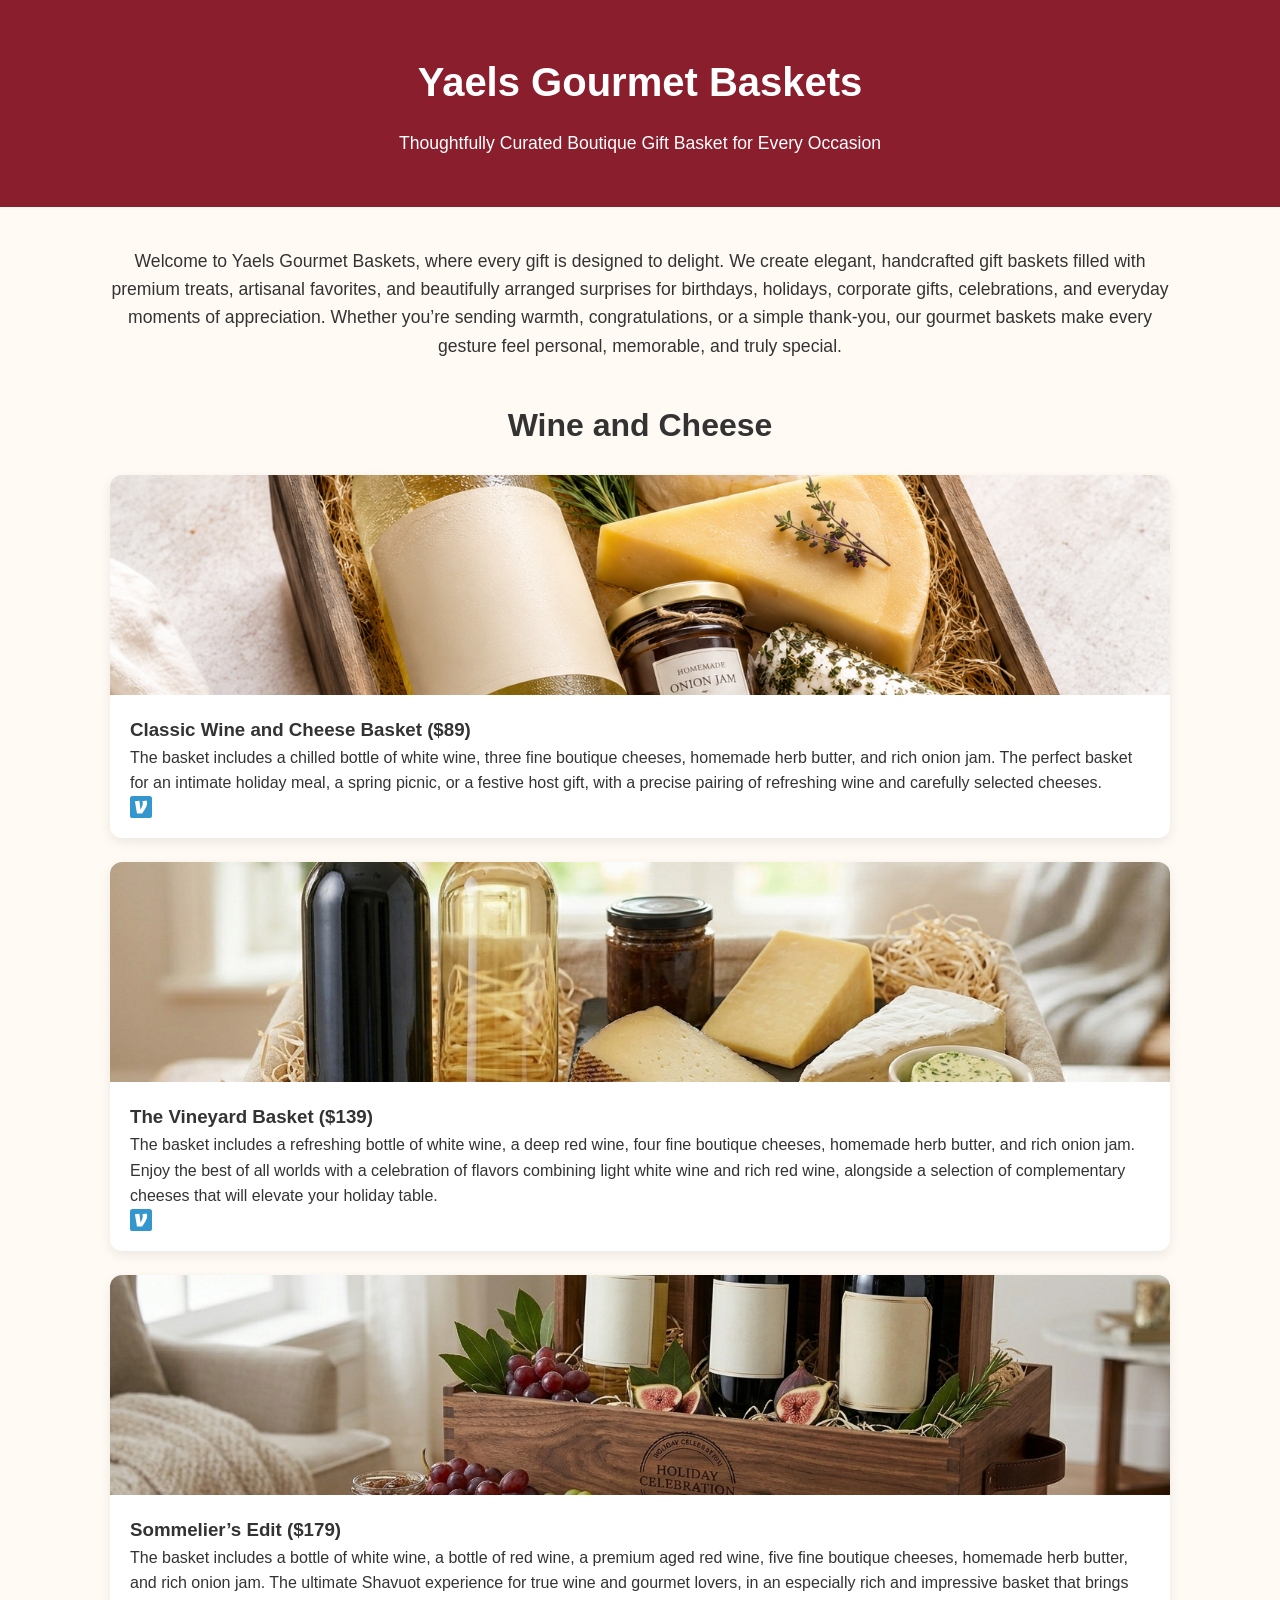
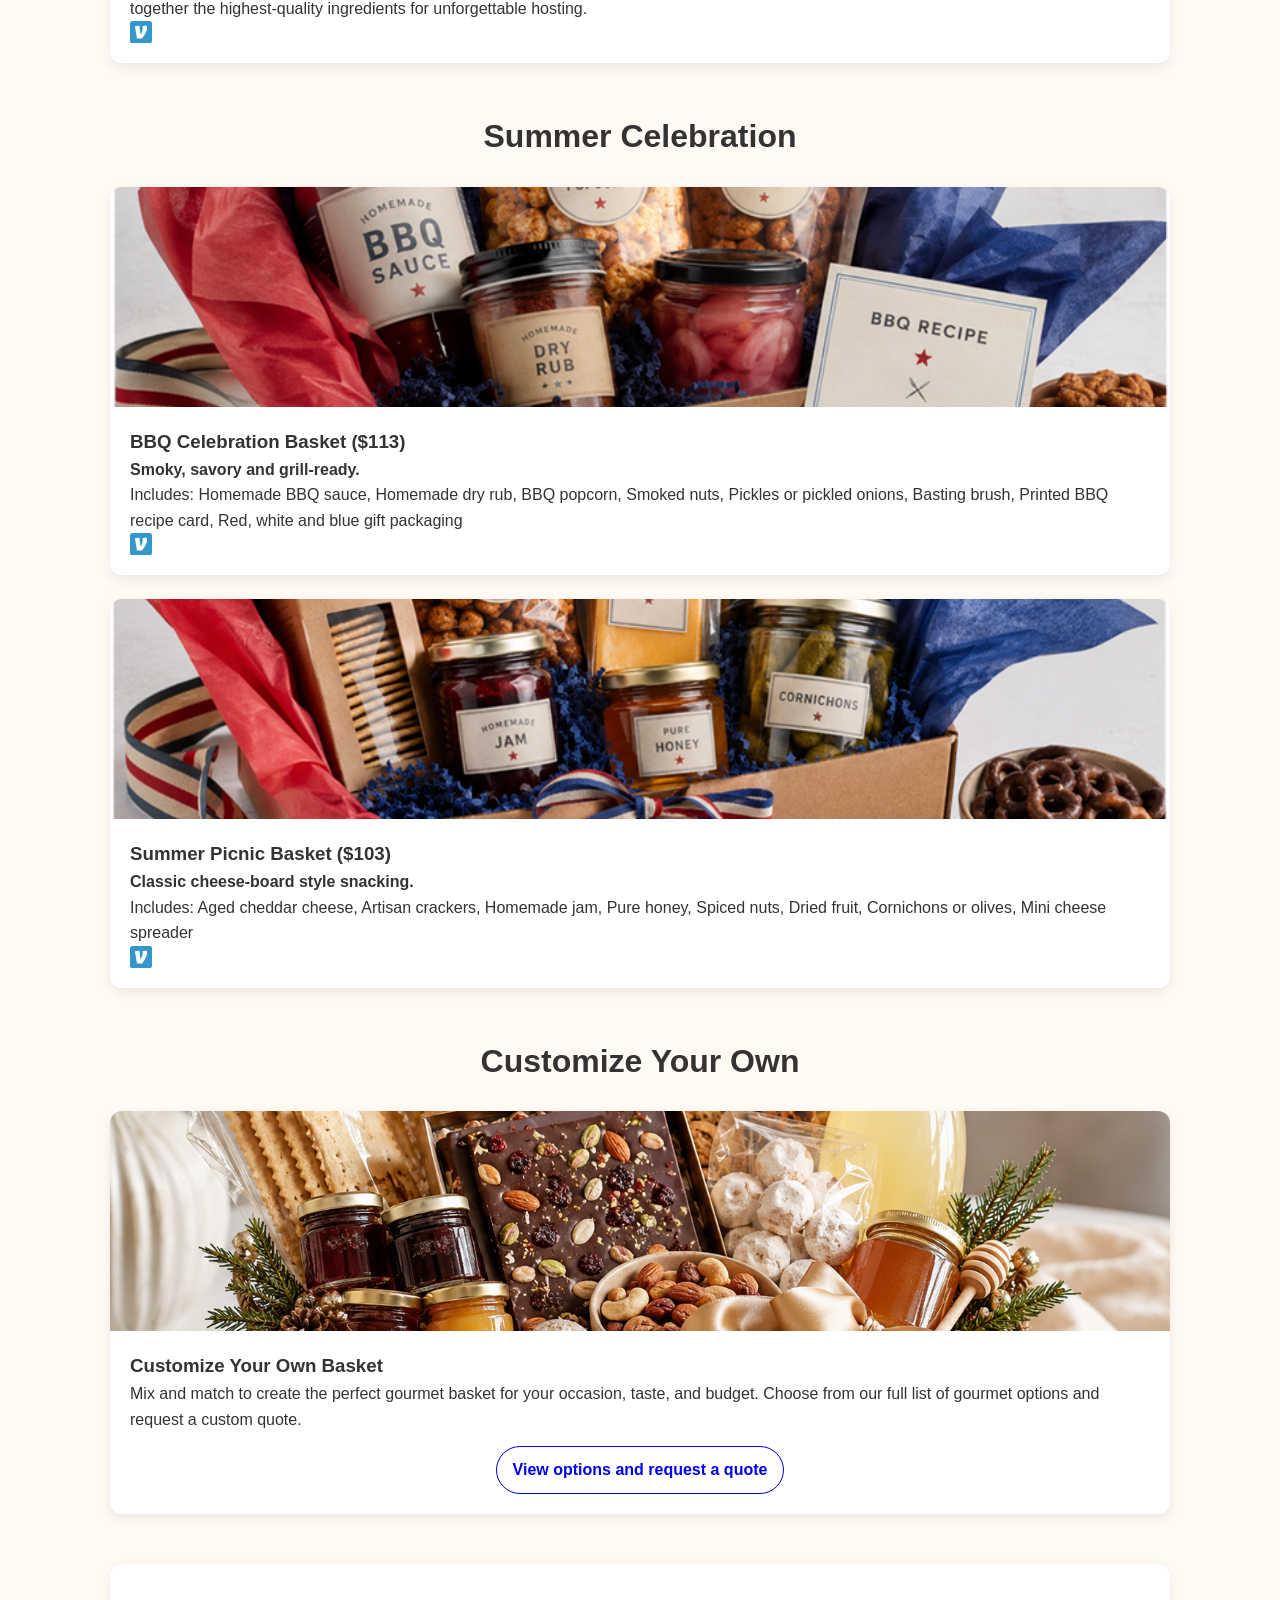
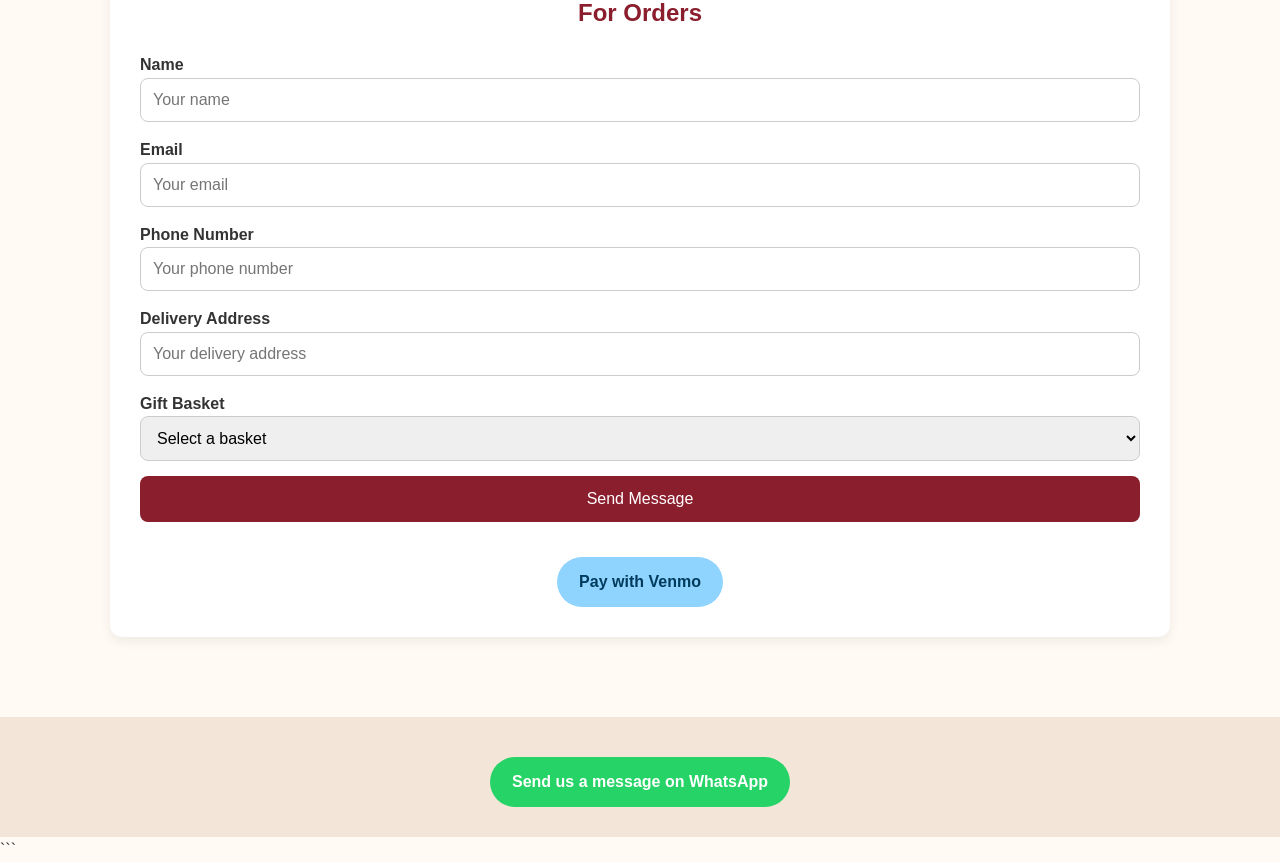
<file: index.html>
<!DOCTYPE html>
<html lang="en">
<head>
    <meta charset="UTF-8" />
    <meta name="viewport" content="width=device-width, initial-scale=1.0" />
    <title>Yaels Gourmet Baskets</title>

    <meta
            name="description"
            content="Gourmet boutique baskets, perfect for holidays and events."
    />

    <!-- Open Graph / WhatsApp preview -->
    <meta property="og:title" content="Yaels Gourmet Baskets" />
    <meta
            property="og:description"
            content="Gourmet boutique baskets, perfect for holidays and events."
    />
    <meta property="og:type" content="website" />
    <meta property="og:url" content="https://ramieitan2337.github.io/baskets/" />
    <meta property="og:site_name" content="Yaels Gourmet Baskets" />
    <meta property="og:image" content="https://ramieitan2337.github.io/baskets/images/preview.jpg" />
    <meta property="og:image:alt" content="Gourmet boutique basket preview" />

    <link rel="stylesheet" href="./style.css" />
</head>

<body>
<header>
    <h1>Yaels Gourmet Baskets</h1>
    <p>
        Thoughtfully Curated Boutique Gift Basket for Every Occasion
    </p>
</header>

<main>
    <section class="intro">
        <p>
            Welcome to Yaels Gourmet Baskets, where every gift is designed to delight.
            We create elegant, handcrafted gift baskets filled with premium treats, artisanal favorites, and beautifully arranged surprises for birthdays, holidays, corporate gifts, celebrations, and everyday moments of appreciation.
            Whether you’re sending warmth, congratulations, or a simple thank-you, our gourmet baskets make every gesture feel personal, memorable, and truly special.
        </p>
    </section>


    <section class="baskets" id="basketCards"></section>

    <section class="contact-section">
        <h2>For Orders</h2>

        <form action="https://api.web3forms.com/submit" method="POST">
            <input type="hidden" name="access_key" value="6dd8930f-5927-4fa5-ac35-23f0f7e613a0" />

            <input type="hidden" name="subject" value="Shavuot basket order" />
            <div>
                <label for="name">Name</label>
                <input type="text" id="name" name="name" placeholder="Your name" required />
            </div>

            <div>
                <label for="email">Email</label>
                <input type="email" id="email" name="email" placeholder="Your email" required />
            </div>

            <div>
                <label for="phone">Phone Number</label>
                <input type="tel" id="phone" name="phone" placeholder="Your phone number" />
            </div>

            <div>
                <label for="address">Delivery Address</label>
                <input type="text" id="address" name="address" placeholder="Your delivery address" />
            </div>

            <div>
                <label for="basket">Gift Basket</label>
                <select id="basket" name="basket" required>
                    <option value="">Select a basket</option>
                </select>
            </div>

            <button type="submit">Send Message</button>
        </form>

        <div class="form-venmo">
            <a
                    id="venmoButton"
                    class="bottom-venmo-button"
                    href="https://venmo.com/u/Yael-Ido?txn=pay&note=Shavuot%20Basket"
                    target="_blank"
            >
                Pay with Venmo
            </a>
        </div>

    </section>
</main>

<footer>
    <a class="whatsapp-link" href="https://wa.me/16466418040?text=Hi%2C%20I%20am%20interested%20in%20ordering%20a%20holiday%20gift%20basket." target="_blank">
        Send us a message on WhatsApp
    </a>
</footer>

<script>
    const venmoUsername = "Yael-Ido";

    const basketSections = [
        {
            title: "Wine and Cheese",
            baskets: [
                {
                    id: "classic",
                    name: "Classic Wine and Cheese Basket",
                    amount: 89,
                    image: "./images/basic.png",
                    alt: "Classic Wine and Cheese Basket",
                    description:
                        "The basket includes a chilled bottle of white wine, three fine boutique cheeses, homemade herb butter, and rich onion jam.\n" +
                        "The perfect basket for an intimate holiday meal, a spring picnic, or a festive host gift, with a precise pairing of refreshing wine and carefully selected cheeses."
                },
                {
                    id: "vinyard",
                    name: "The Vineyard Basket",
                    amount: 139,
                    image: "./images/large.png",
                    alt: "The Vineyard Basket",
                    description:
                        "The basket includes a refreshing bottle of white wine, a deep red wine, four fine boutique cheeses, homemade herb butter, and rich onion jam.\n" +
                        "Enjoy the best of all worlds with a celebration of flavors combining light white wine and rich red wine, alongside a selection of complementary cheeses that will elevate your holiday table."
                },
                {
                    id: "somm",
                    name: "Sommelier’s Edit",
                    amount: 179,
                    image: "./images/somm.png",
                    alt: "Sommelier’s Edit",
                    description:
                        "The basket includes a bottle of white wine, a bottle of red wine, a premium aged red wine, five fine boutique cheeses, homemade herb butter, and rich onion jam.\n" +
                        "The ultimate Shavuot experience for true wine and gourmet lovers, in an especially rich and impressive basket that brings together the highest-quality ingredients for unforgettable hosting."
                }
            ]
        },
        {
            title: "Summer Celebration",
            baskets: [
                {
                    id: "bbq",
                    name: "BBQ Celebration Basket",
                    amount: 113,
                    image: "./images/bbq.png",
                    alt: "BBQ Celebration Basket",
                    description: "<h4>Smoky, savory and grill-ready.</h4>Includes: Homemade BBQ sauce, Homemade dry rub, BBQ popcorn, Smoked nuts, Pickles or pickled onions, Basting brush, Printed BBQ recipe card, Red, white and blue gift packaging"
                },
                {
                    id: "summer-large",
                    name: "Summer Picnic Basket",
                    amount: 103,
                    image: "./images/picnic.png",
                    alt: "Summer Picnic Basket",
                    description: "<h4>Classic cheese-board style snacking.</h4> Includes: Aged cheddar cheese, Artisan crackers, Homemade jam, Pure honey, Spiced nuts, Dried fruit, Cornichons or olives, Mini cheese spreader"
                }
            ]
        },
        {
            title: "Customize Your Own",
            baskets: [
                {
                    id: "custom",
                    name: "Customize Your Own Basket",
                    image: "./images/custom.png",
                    alt: "Customize your own gift basket",
                    isCustom: true,
                    description:
                        "Mix and match to create the perfect gourmet basket for your occasion, taste, and budget. Choose from our full list of gourmet options and request a custom quote."
                }
            ]
        }
    ];

    const baskets = basketSections.flatMap(function (section) {
        return section.baskets;
    });

    const basketCards = document.getElementById("basketCards");
    const basketSelect = document.getElementById("basket");
    const venmoButton = document.getElementById("venmoButton");

    function createBasketCards() {
        basketSections.forEach(function (section) {
            const sectionElement = document.createElement("section");
            sectionElement.className = "basket-section";

            const heading = document.createElement("h2");
            heading.className = "basket-section-title";
            heading.textContent = section.title;

            const cardsWrapper = document.createElement("div");
            cardsWrapper.className = "basket-section-cards";

            section.baskets.forEach(function (basket) {
                const article = document.createElement("article");
                article.className = "basket-card";

                article.innerHTML = `
    <img src="${basket.image}" alt="${basket.alt}" />
    <div class="basket-content">
        <h3>
            ${basket.name}${basket.amount ? ` ($${basket.amount})` : ""}
        </h3>

        ${
                    basket.isCustom
                        ? `
            <p>${basket.description}</p>

            <a
                class="custom-quote-button"
                href="./custom.html"
            >
                View options and request a quote
            </a>
        `
                        : `
            <p>${basket.description}</p>
            <a
                class="venmo-icon-button"
                href="https://venmo.com/u/${venmoUsername}?txn=pay&amount=${basket.amount}&note=${encodeURIComponent(basket.name)}"
                target="_blank"
                aria-label="Pay for ${basket.name} with Venmo"
                title="Pay with Venmo">
                <img src="./images/venmo-icon.svg" alt="Venmo Icon" />
            </a>
        `}
    </div>
`;

                cardsWrapper.appendChild(article);
            });

            sectionElement.appendChild(heading);
            sectionElement.appendChild(cardsWrapper);
            basketCards.appendChild(sectionElement);
        });
    }

    function populateBasketDropdown() {
        basketSections.forEach(function (section) {
            const group = document.createElement("optgroup");
            group.label = section.title;

            section.baskets.forEach(function (basket) {
                const option = document.createElement("option");
                option.value = basket.id;
                option.textContent = `${basket.name} - $${basket.amount}`;
                group.appendChild(option);
            });

            basketSelect.appendChild(group);
        });
    }

    function updateVenmoButton() {
        const selectedBasketId = basketSelect.value;

        const selectedBasket = baskets.find(function (basket) {
            return basket.id === selectedBasketId;
        });

        if (!selectedBasket) {
            venmoButton.href = `https://venmo.com/u/${venmoUsername}?txn=pay&note=Holiday%20Gift%20Basket`;
            venmoButton.textContent = "Pay with Venmo";
            return;
        }

        const note = encodeURIComponent(selectedBasket.name);

        venmoButton.href = `https://venmo.com/u/${venmoUsername}?txn=pay&amount=${selectedBasket.amount}&note=${note}`;
        venmoButton.textContent = `Pay $${selectedBasket.amount} with Venmo`;
    }

    createBasketCards();
    populateBasketDropdown();
    basketSelect.addEventListener("change", updateVenmoButton);
</script>

</body>
</html>
```
</file>
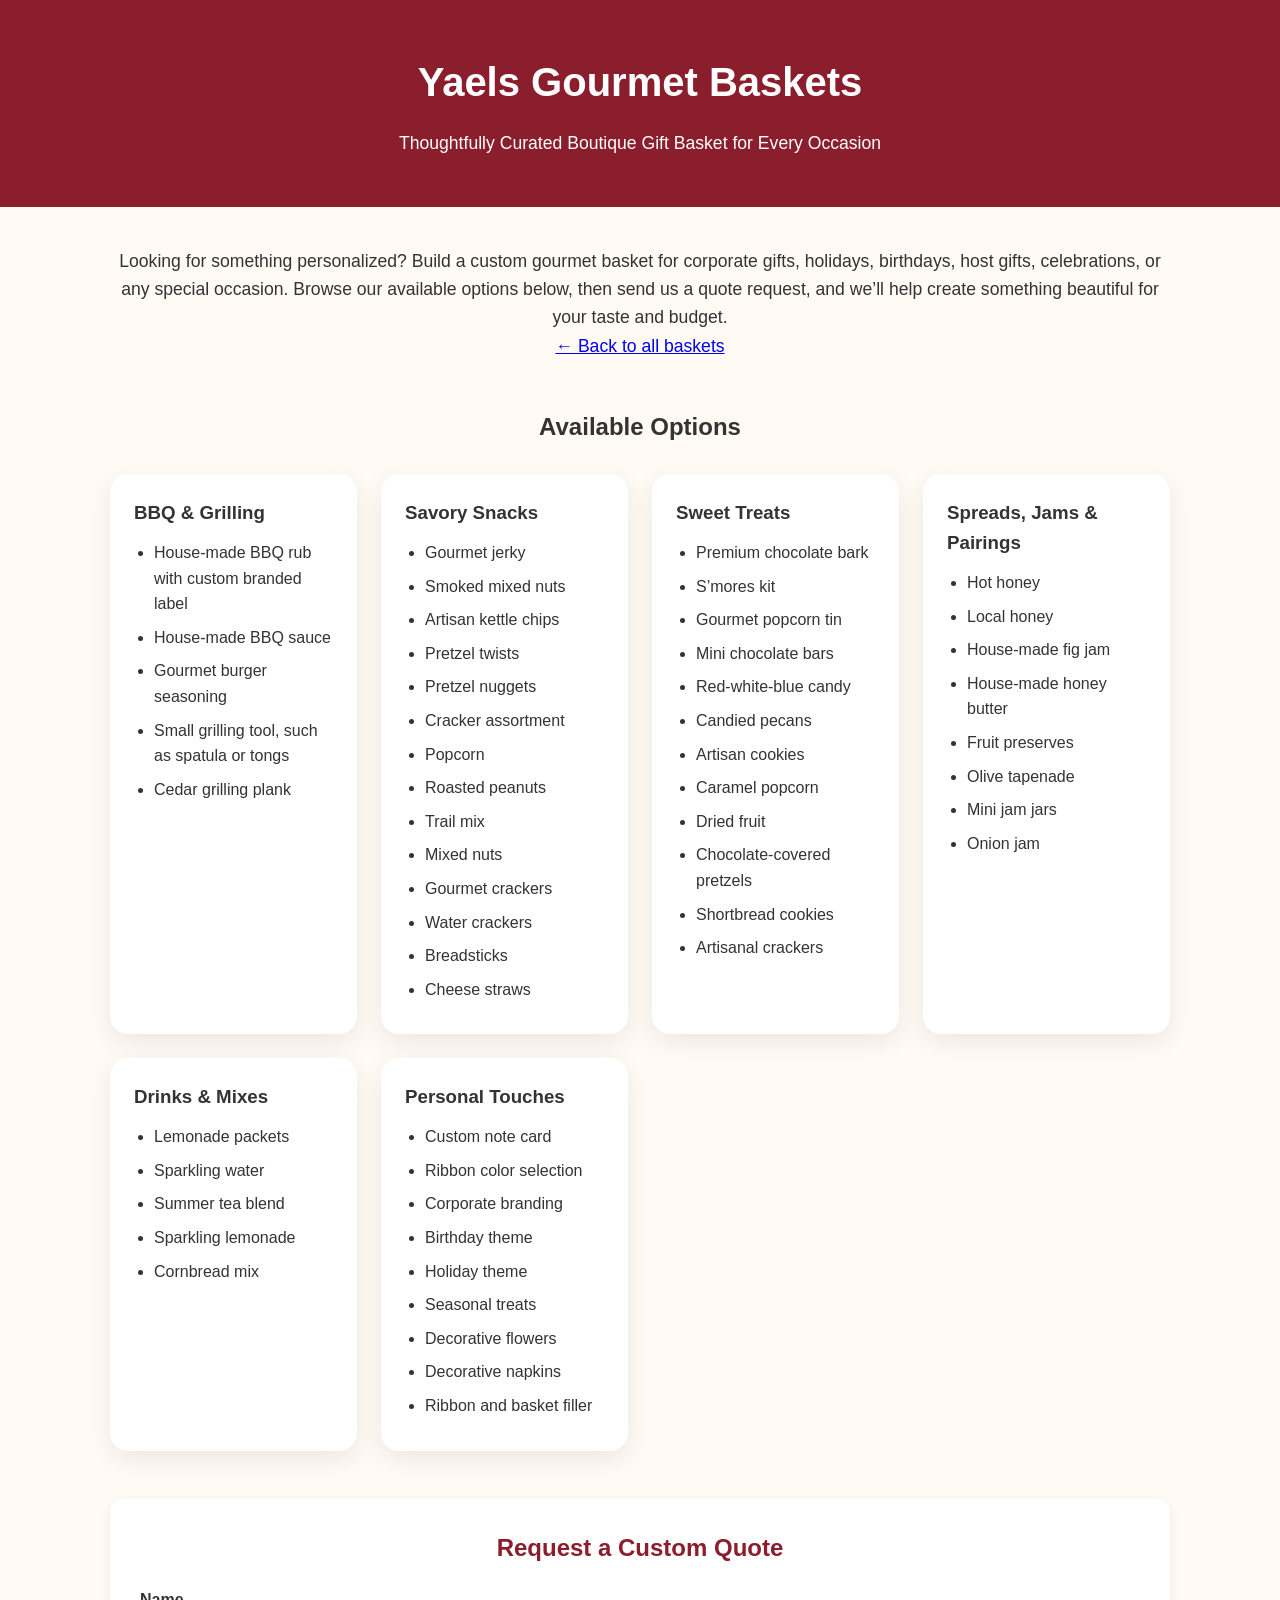
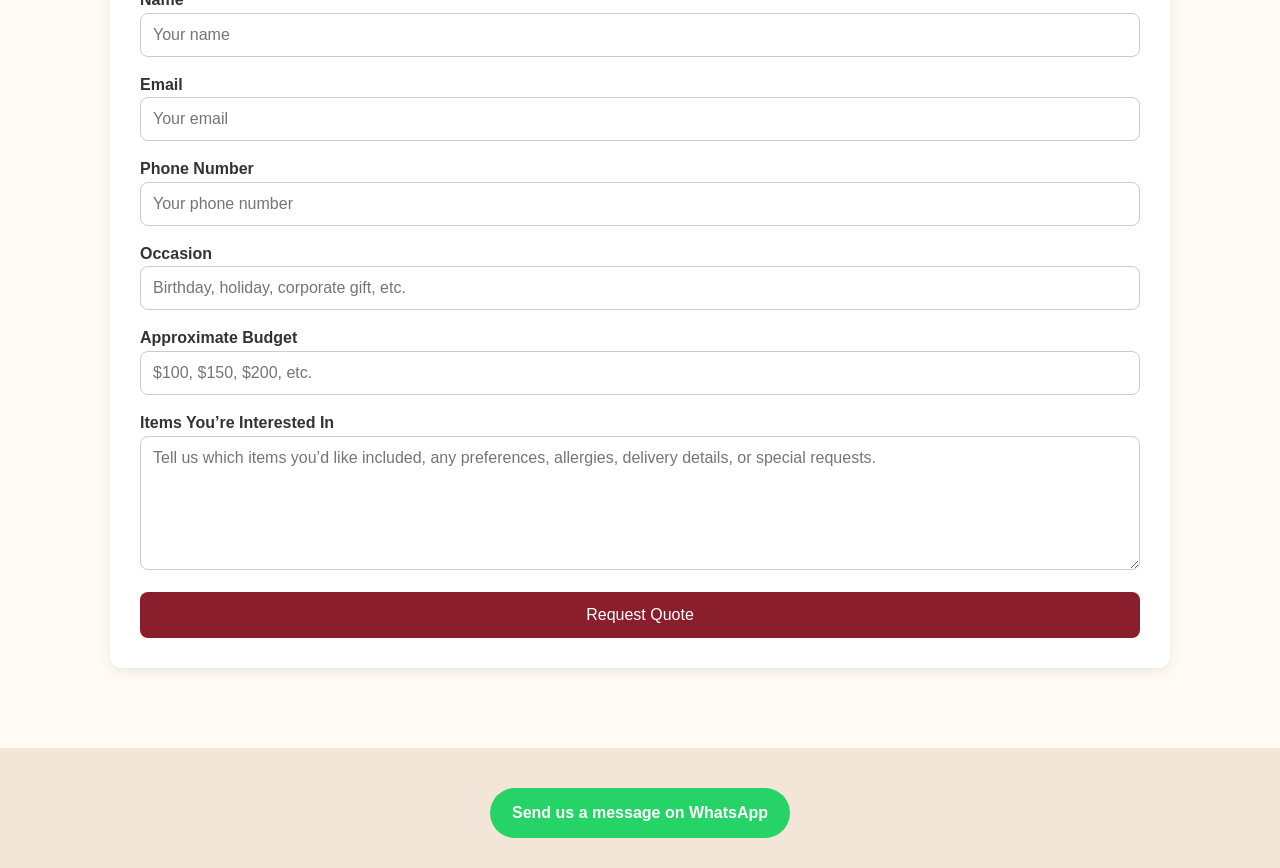
<file: custom.html>
<!DOCTYPE html>
<html lang="en">
<head>
  <meta charset="UTF-8" />
  <meta name="viewport" content="width=device-width, initial-scale=1.0" />

  <title>Customize Your Own Basket | Yaels Gourmet Baskets</title>

  <meta
          name="description"
          content="Build your own custom gourmet gift basket and request a quote."
  />

  <link rel="stylesheet" href="./style.css" />
</head>

<body>
<header>
  <h1>Yaels Gourmet Baskets</h1>
  <p>
    Thoughtfully Curated Boutique Gift Basket for Every Occasion
  </p>
</header>

<main>
  <section class="intro">
    <p>
      Looking for something personalized? Build a custom gourmet basket for corporate gifts, holidays, birthdays,
      host gifts, celebrations, or any special occasion.
      Browse our available options below, then send us a quote request, and we’ll help
      create something beautiful for your taste and budget.
    </p>

    <p>
      <a href="./index.html">← Back to all baskets</a>
    </p>
  </section>

  <section class="custom-options-section">
    <h2>Available Options</h2>

    <div class="custom-options-grid">
      <div class="custom-option-group">
        <h3>BBQ & Grilling</h3>
        <ul>
          <li>House-made BBQ rub with custom branded label</li>
          <li>House-made BBQ sauce</li>
          <li>Gourmet burger seasoning</li>
          <li>Small grilling tool, such as spatula or tongs</li>
          <li>Cedar grilling plank</li>
        </ul>
      </div>

      <div class="custom-option-group">
        <h3>Savory Snacks</h3>
        <ul>
          <li>Gourmet jerky</li>
          <li>Smoked mixed nuts</li>
          <li>Artisan kettle chips</li>
          <li>Pretzel twists</li>
          <li>Pretzel nuggets</li>
          <li>Cracker assortment</li>
          <li>Popcorn</li>
          <li>Roasted peanuts</li>
          <li>Trail mix</li>
          <li>Mixed nuts</li>
          <li>Gourmet crackers</li>
          <li>Water crackers</li>
          <li>Breadsticks</li>
          <li>Cheese straws</li>
        </ul>
      </div>

      <div class="custom-option-group">
        <h3>Sweet Treats</h3>
        <ul>
          <li>Premium chocolate bark</li>
          <li>S’mores kit</li>
          <li>Gourmet popcorn tin</li>
          <li>Mini chocolate bars</li>
          <li>Red-white-blue candy</li>
          <li>Candied pecans</li>
          <li>Artisan cookies</li>
          <li>Caramel popcorn</li>
          <li>Dried fruit</li>
          <li>Chocolate-covered pretzels</li>
          <li>Shortbread cookies</li>
          <li>Artisanal crackers</li>
        </ul>
      </div>

      <div class="custom-option-group">
        <h3>Spreads, Jams & Pairings</h3>
        <ul>
          <li>Hot honey</li>
          <li>Local honey</li>
          <li>House-made fig jam</li>
          <li>House-made honey butter</li>
          <li>Fruit preserves</li>
          <li>Olive tapenade</li>
          <li>Mini jam jars</li>
          <li>Onion jam</li>
        </ul>
      </div>

      <div class="custom-option-group">
        <h3>Drinks & Mixes</h3>
        <ul>
          <li>Lemonade packets</li>
          <li>Sparkling water</li>
          <li>Summer tea blend</li>
          <li>Sparkling lemonade</li>
          <li>Cornbread mix</li>
        </ul>
      </div>

      <div class="custom-option-group">
        <h3>Personal Touches</h3>
        <ul>
          <li>Custom note card</li>
          <li>Ribbon color selection</li>
          <li>Corporate branding</li>
          <li>Birthday theme</li>
          <li>Holiday theme</li>
          <li>Seasonal treats</li>
          <li>Decorative flowers</li>
          <li>Decorative napkins</li>
          <li>Ribbon and basket filler</li>
        </ul>
      </div>
    </div>
  </section>

  <section class="contact-section">
    <h2>Request a Custom Quote</h2>

    <form action="https://api.web3forms.com/submit" method="POST">
      <input type="hidden" name="access_key" value="6dd8930f-5927-4fa5-ac35-23f0f7e613a0" />
      <input type="hidden" name="subject" value="Custom basket quote request" />

      <div>
        <label for="name">Name</label>
        <input type="text" id="name" name="name" placeholder="Your name" required />
      </div>

      <div>
        <label for="email">Email</label>
        <input type="email" id="email" name="email" placeholder="Your email" required />
      </div>

      <div>
        <label for="phone">Phone Number</label>
        <input type="tel" id="phone" name="phone" placeholder="Your phone number" />
      </div>

      <div>
        <label for="occasion">Occasion</label>
        <input type="text" id="occasion" name="occasion" placeholder="Birthday, holiday, corporate gift, etc." />
      </div>

      <div>
        <label for="budget">Approximate Budget</label>
        <input type="text" id="budget" name="budget" placeholder="$100, $150, $200, etc." />
      </div>

      <div>
        <label for="options">Items You’re Interested In</label>
        <textarea
                id="options"
                name="options"
                rows="6"
                placeholder="Tell us which items you’d like included, any preferences, allergies, delivery details, or special requests."
                required
        ></textarea>
      </div>

      <button type="submit">Request Quote</button>
    </form>
  </section>
</main>

<footer>
  <a
          class="whatsapp-link"
          href="https://wa.me/16466418040?text=Hi%2C%20I%20am%20interested%20in%20creating%20a%20custom%20gift%20basket."
          target="_blank"
  >
    Send us a message on WhatsApp
  </a>
</footer>

</body>
</html>
</file>
<file: style.css>
* {
    box-sizing: border-box;
    margin: 0;
    padding: 0;
}

body {
    font-family: Arial, sans-serif;
    line-height: 1.6;
    color: #333;
    background: #fffaf4;
}

header {
    background: #8b1e2d;
    color: white;
    text-align: center;
    padding: 50px 20px;
}

header h1 {
    font-size: 2.5rem;
    margin-bottom: 15px;
}

header p {
    max-width: 700px;
    margin: 0 auto;
    font-size: 1.1rem;
}

main {
    max-width: 1100px;
    margin: 0 auto;
    padding: 40px 20px;
}

.intro {
    text-align: center;
    margin-bottom: 40px;
    font-size: 1.1rem;
}

.baskets {
    display: block;
    grid-template-columns: repeat(3, 1fr);
    gap: 25px;
    margin-bottom: 50px;
}

.basket-section {
    margin-bottom: 48px;
}

.basket-section-title {
    font-size: 2rem;
    margin-bottom: 24px;
    text-align: center;
}

.basket-section-cards {
    display: grid;
    gap: 24px;
}

.basket-card {
    background: white;
    border-radius: 12px;
    overflow: hidden;
    box-shadow: 0 4px 12px rgba(0, 0, 0, 0.08);
}

.basket-card img {
    width: 100%;
    height: 220px;
    object-fit: cover;
    display: block;
}

.basket-content {
    padding: 20px;
}

.basket-content h2 {
    color: #8b1e2d;
    margin-bottom: 10px;
    font-size: 1.3rem;
}

.contact-section {
    background: white;
    padding: 30px;
    border-radius: 12px;
    box-shadow: 0 4px 12px rgba(0, 0, 0, 0.07);
    margin-bottom: 40px;
}

.contact-section h2 {
    text-align: center;
    color: #8b1e2d;
    margin-bottom: 20px;
}

form {
    display: grid;
    gap: 15px;
}

label {
    font-weight: bold;
}

input,
textarea {
    width: 100%;
    padding: 12px;
    border: 1px solid #ccc;
    border-radius: 8px;
    font-size: 1rem;
}

textarea {
    min-height: 120px;
    resize: vertical;
}

button {
    background: #8b1e2d;
    color: white;
    border: none;
    padding: 14px;
    border-radius: 8px;
    font-size: 1rem;
    cursor: pointer;
}

button:hover {
    background: #6f1723;
}

footer {
    text-align: center;
    padding: 30px 20px;
    background: #f3e6d8;
}

.whatsapp-link {
    display: inline-block;
    background: #25d366;
    color: white;
    text-decoration: none;
    padding: 12px 22px;
    border-radius: 30px;
    font-weight: bold;
    margin-top: 10px;
}

.delivery-note {
    margin-top: 15px;
    font-size: 0.95rem;
    text-align: center;
    font-weight: bold;
    color: #8b1e2d;
}

.whatsapp-link:hover {
    background: #1ebe5d;
}

input,
textarea,
select {
    width: 100%;
    padding: 12px;
    border: 1px solid #ccc;
    border-radius: 8px;
    font-size: 1rem;
}

.form-venmo {
    text-align: center;
    margin-top: 25px;
}

.form-venmo p {
    margin-bottom: 10px;
    font-weight: bold;
}

.venmo-icon-button img {
    width: 22px;
    height: 22px;
    object-fit: contain;
}

.bottom-venmo-button {
    display: inline-block;
    background: #8fd3ff;
    color: #003b5c;
    text-decoration: none;
    padding: 12px 22px;
    border-radius: 30px;
    font-weight: bold;
    margin-top: 10px;
}

.bottom-venmo-button:hover {
    background: #6fc5f7;
}

.custom-options-section {
    margin: 48px auto;
    max-width: 1100px;
}

.custom-options-section h2 {
    text-align: center;
    margin-bottom: 28px;
}

.custom-options-grid {
    display: grid;
    grid-template-columns: repeat(auto-fit, minmax(240px, 1fr));
    gap: 24px;
}

.custom-option-group {
    padding: 24px;
    border-radius: 18px;
    background: #fff;
    box-shadow: 0 8px 24px rgba(0, 0, 0, 0.08);
}

.custom-option-group h3 {
    margin-top: 0;
    margin-bottom: 12px;
}

.custom-option-group ul {
    margin: 0;
    padding-left: 20px;
}

.custom-option-group li {
    margin-bottom: 8px;
}

.custom-quote-button {
    display: block;
    width: fit-content;
    margin: 14px auto 0;
    padding: 10px 16px;
    border-radius: 999px;
    text-decoration: none;
    font-weight: 600;
    border: 1px solid currentColor;
}

textarea {
    width: 100%;
    resize: vertical;
    font-family: inherit;
}

@media (max-width: 768px) {
    .baskets {
        grid-template-columns: 1fr;
    }

    header h1 {
        font-size: 2rem;
    }
}
</file>
